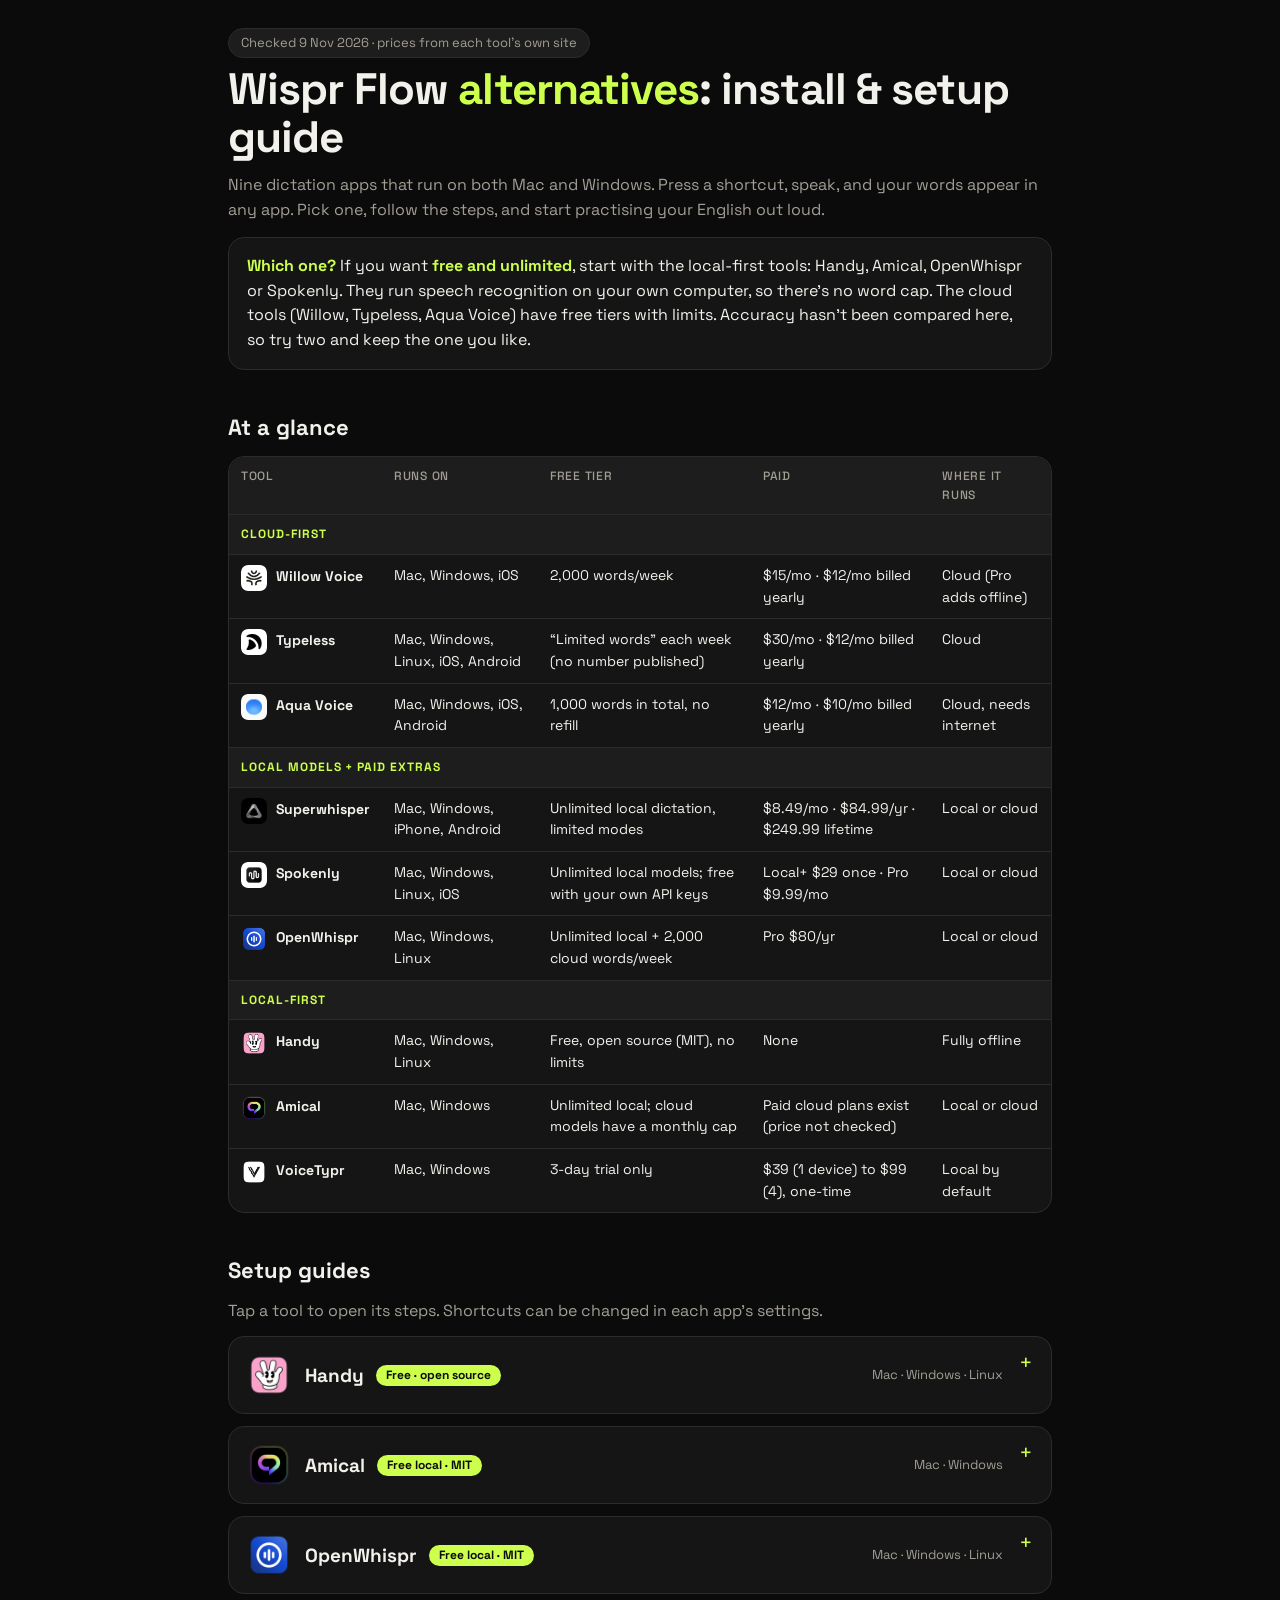
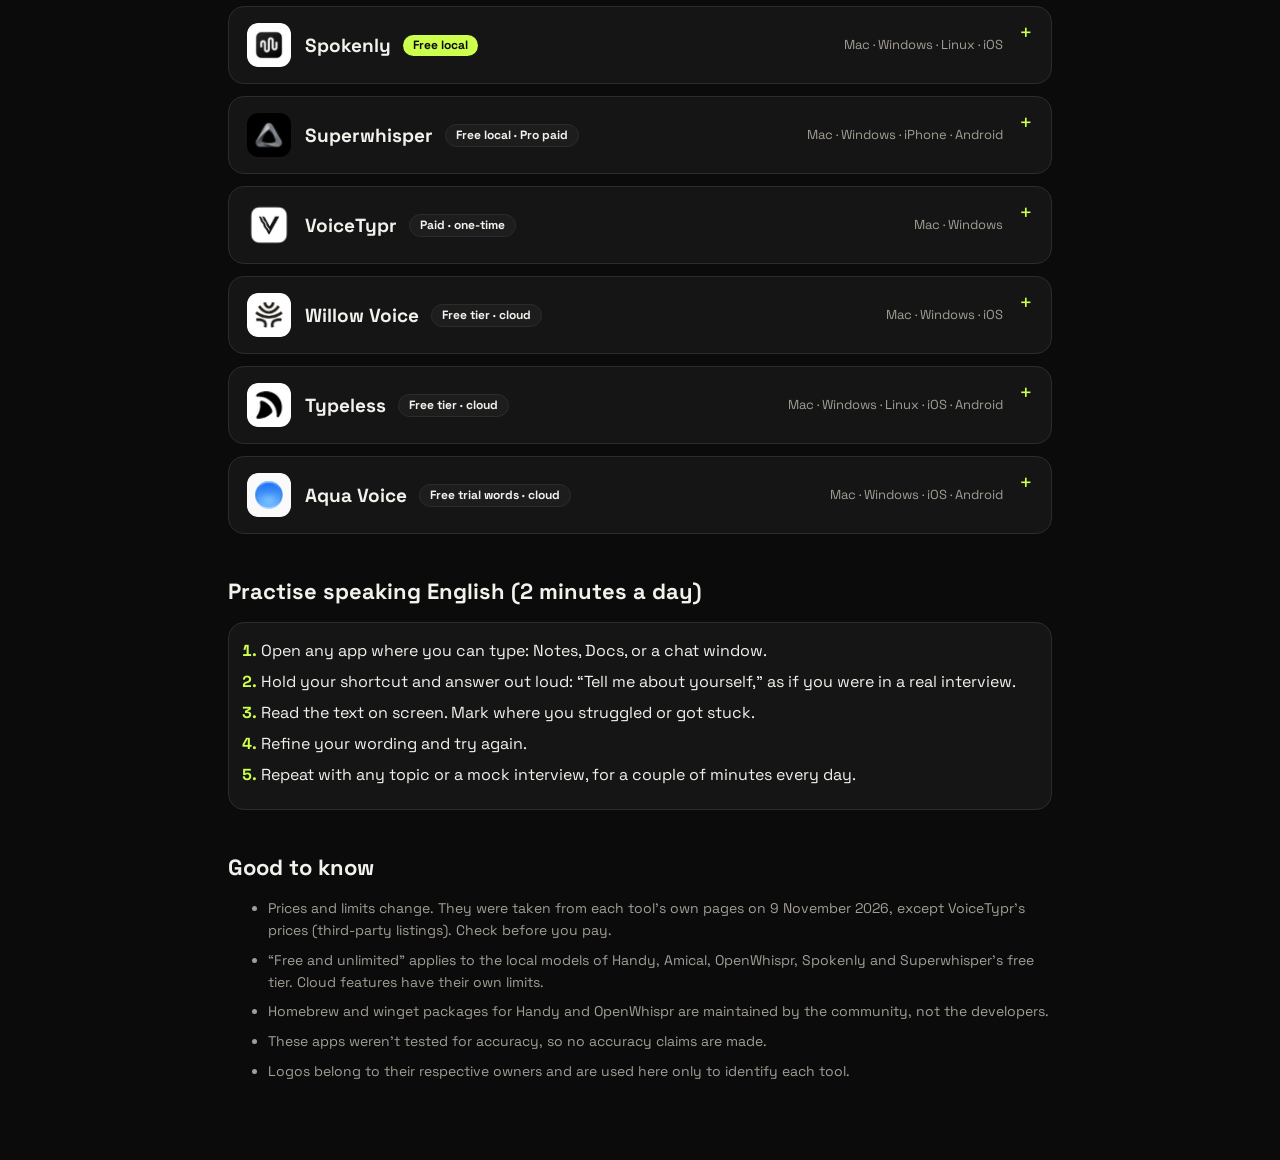
<file: wisprflowAlts.html>
<!DOCTYPE html>
<html lang="en">
<head>
<meta charset="utf-8">
<meta name="viewport" content="width=device-width, initial-scale=1">
<title>Wispr Flow alternatives: install &amp; setup guide (Mac + Windows)</title>
<meta name="description" content="Nine voice-dictation apps that work on Mac and Windows, with free tiers, prices and step-by-step setup, plus a daily speaking-practice routine.">
<link rel="preconnect" href="https://fonts.googleapis.com">
<link href="https://fonts.googleapis.com/css2?family=Space+Grotesk:wght@500;700&display=swap" rel="stylesheet">
<style>
:root{--bg:#0b0b0b;--s1:#151515;--s2:#1d1d1d;--line:#2c2c2c;--tx:#f3f1ec;--mu:#a29e95;--lime:#cdff4d;--ink:#0b0b0b}
*{box-sizing:border-box}
html{color-scheme:dark;-webkit-text-size-adjust:100%}
body{margin:0;background:var(--bg);color:var(--tx);font:16px/1.55 "Space Grotesk",system-ui,-apple-system,"Segoe UI",Roboto,sans-serif;padding:env(safe-area-inset-top) 0 env(safe-area-inset-bottom)}
.w{max-width:860px;margin:0 auto;padding:28px 18px 64px}
h1{font-size:clamp(28px,6.5vw,44px);line-height:1.08;margin:8px 0 12px;letter-spacing:-.02em}
h1 em{font-style:normal;color:var(--lime)}
h2{font-size:22px;margin:40px 0 12px}
h4{margin:0 0 6px;font-size:13px;letter-spacing:.08em;text-transform:uppercase;color:var(--mu)}
a{color:var(--lime)}
.lead{color:var(--mu);margin:0 0 6px}
.pill{display:inline-block;background:var(--s2);border:1px solid var(--line);border-radius:99px;padding:4px 12px;font-size:13px;color:var(--mu)}
.box{background:var(--s1);border:1px solid var(--line);border-radius:16px;padding:16px 18px;margin:14px 0}
.box b{color:var(--lime)}
.scroll{overflow-x:auto;border:1px solid var(--line);border-radius:16px;background:var(--s1)}
table{border-collapse:collapse;width:100%;min-width:640px;font-size:14px}
th,td{text-align:left;padding:10px 12px;border-bottom:1px solid var(--line);vertical-align:top}
th{color:var(--mu);font-weight:500;font-size:12px;text-transform:uppercase;letter-spacing:.06em;background:var(--s2)}
tr.g td{background:var(--s2);color:var(--lime);font-weight:700;font-size:12px;letter-spacing:.08em;text-transform:uppercase}
tr:last-child td{border-bottom:0}
td:first-child{font-weight:700;white-space:nowrap}
details.t{background:var(--s1);border:1px solid var(--line);border-radius:16px;margin:12px 0;overflow:hidden}
details.t[open]{border-color:#3a4a14}
summary{cursor:pointer;list-style:none;padding:16px 18px;display:flex;flex-wrap:wrap;gap:6px 12px;align-items:baseline}
summary::-webkit-details-marker{display:none}
summary b{font-size:19px}
summary .tag{background:var(--lime);color:var(--ink);border-radius:99px;padding:1px 10px;font-size:12px;font-weight:700}
summary .tag.o{background:var(--s2);color:var(--tx);border:1px solid var(--line)}
summary i{font-style:normal;color:var(--mu);font-size:13px;margin-left:auto}
summary::after{content:"+";color:var(--lime);font-size:22px;line-height:1;margin-left:8px}
details[open] summary::after{content:"\2212"}
.in{padding:0 18px 18px}
.in p{margin:0 0 12px;color:var(--mu)}
.cols{display:grid;grid-template-columns:1fr 1fr;gap:14px}
.cols>div{background:var(--bg);border:1px solid var(--line);border-radius:12px;padding:12px 14px}
ol{margin:0;padding-left:20px}
li{margin:0 0 6px}
code{background:var(--s2);border:1px solid var(--line);border-radius:6px;padding:1px 6px;font:13px ui-monospace,Menlo,Consolas,monospace;word-break:break-all}
.meta{font-size:14px;margin:12px 0 0!important;color:var(--tx)!important}
.steps li::marker{color:var(--lime);font-weight:700}
.note{font-size:14px;color:var(--mu)}
.note li{margin-bottom:8px}
@media(max-width:620px){.cols{grid-template-columns:1fr}summary i{margin-left:0;width:100%}}
html{scrollbar-width:none}body::-webkit-scrollbar{display:none}
.box.steps{padding-left:26px}
.box.steps li{margin-left:6px}
.lg{width:44px;height:44px;border-radius:11px;flex:none;display:block;object-fit:cover}
summary{align-items:center}
summary .lg{margin-right:2px}
td:first-child .lg{display:inline-block;width:26px;height:26px;border-radius:7px;vertical-align:middle;margin-right:9px}
@media(max-width:620px){summary .lg{width:40px;height:40px}}
summary{position:relative;padding-right:48px}summary::after{position:absolute;right:18px;top:14px;margin:0}
</style>
</head>
<body>
<div class="w">

<span class="pill">Checked 9 Nov 2026 · prices from each tool’s own site</span>
<h1>Wispr Flow <em>alternatives</em>: install &amp; setup guide</h1>
<p class="lead">Nine dictation apps that run on both Mac and Windows. Press a shortcut, speak, and your words appear in any app. Pick one, follow the steps, and start practising your English out loud.</p>

<div class="box">
<b>Which one?</b> If you want <b>free and unlimited</b>, start with the local-first tools: Handy, Amical, OpenWhispr or Spokenly. They run speech recognition on your own computer, so there’s no word cap. The cloud tools (Willow, Typeless, Aqua Voice) have free tiers with limits. Accuracy hasn’t been compared here, so try two and keep the one you like.
</div>

<h2>At a glance</h2>
<div class="scroll"><table>
<tr><th>Tool</th><th>Runs on</th><th>Free tier</th><th>Paid</th><th>Where it runs</th></tr>
<tr class="g"><td colspan="5">Cloud-first</td></tr>
<tr><td><img class="lg" src="[data-uri]" alt="" width="26" height="26">Willow Voice</td><td>Mac, Windows, iOS</td><td>2,000 words/week</td><td>$15/mo · $12/mo billed yearly</td><td>Cloud (Pro adds offline)</td></tr>
<tr><td><img class="lg" src="[data-uri]" alt="" width="26" height="26">Typeless</td><td>Mac, Windows, Linux, iOS, Android</td><td>“Limited words” each week (no number published)</td><td>$30/mo · $12/mo billed yearly</td><td>Cloud</td></tr>
<tr><td><img class="lg" src="[data-uri]" alt="" width="26" height="26">Aqua Voice</td><td>Mac, Windows, iOS, Android</td><td>1,000 words in total, no refill</td><td>$12/mo · $10/mo billed yearly</td><td>Cloud, needs internet</td></tr>
<tr class="g"><td colspan="5">Local models + paid extras</td></tr>
<tr><td><img class="lg" src="[data-uri]" alt="" width="26" height="26">Superwhisper</td><td>Mac, Windows, iPhone, Android</td><td>Unlimited local dictation, limited modes</td><td>$8.49/mo · $84.99/yr · $249.99 lifetime</td><td>Local or cloud</td></tr>
<tr><td><img class="lg" src="[data-uri]" alt="" width="26" height="26">Spokenly</td><td>Mac, Windows, Linux, iOS</td><td>Unlimited local models; free with your own API keys</td><td>Local+ $29 once · Pro $9.99/mo</td><td>Local or cloud</td></tr>
<tr><td><img class="lg" src="[data-uri]" alt="" width="26" height="26">OpenWhispr</td><td>Mac, Windows, Linux</td><td>Unlimited local + 2,000 cloud words/week</td><td>Pro $80/yr</td><td>Local or cloud</td></tr>
<tr class="g"><td colspan="5">Local-first</td></tr>
<tr><td><img class="lg" src="[data-uri]" alt="" width="26" height="26">Handy</td><td>Mac, Windows, Linux</td><td>Free, open source (MIT), no limits</td><td>None</td><td>Fully offline</td></tr>
<tr><td><img class="lg" src="[data-uri]" alt="" width="26" height="26">Amical</td><td>Mac, Windows</td><td>Unlimited local; cloud models have a monthly cap</td><td>Paid cloud plans exist (price not checked)</td><td>Local or cloud</td></tr>
<tr><td><img class="lg" src="[data-uri]" alt="" width="26" height="26">VoiceTypr</td><td>Mac, Windows</td><td>3-day trial only</td><td>$39 (1 device) to $99 (4), one-time</td><td>Local by default</td></tr>
</table></div>

<h2>Setup guides</h2>
<p class="lead">Tap a tool to open its steps. Shortcuts can be changed in each app’s settings.</p>

<details class="t" id="handy"><summary><img class="lg" src="[data-uri]" alt="" width="44" height="44"><b>Handy</b><span class="tag">Free · open source</span><i>Mac · Windows · Linux</i></summary><div class="in">
<p>Press a shortcut, speak, and the text appears in any field. Everything runs offline on your computer.</p>
<div class="cols">
<div><h4>Mac</h4><ol class="steps"><li>Download from <a href="https://handy.computer">handy.computer</a> or GitHub Releases, then drag it to Applications. Or run <code>brew install --cask handy</code>.</li><li>Open Handy and allow Microphone and Accessibility.</li><li>Set your shortcut in Settings: hold to record, or tap to toggle.</li><li>Click in any text field, press the shortcut and speak.</li></ol></div>
<div><h4>Windows</h4><ol class="steps"><li>Download the installer from <a href="https://github.com/cjpais/Handy/releases">GitHub Releases</a>, or run <code>winget install cjpais.Handy</code>.</li><li>Open Handy and allow the microphone.</li><li>Set your shortcut in Settings.</li><li>Click in any text field, press the shortcut and speak.</li></ol></div>
</div>
<p class="meta">Models: Whisper (Small to Large) or Parakeet V3 (runs on the CPU). Homebrew and winget packages are community-maintained. <a href="https://handy.computer">Official site</a></p>
</div></details>

<details class="t" id="amical"><summary><img class="lg" src="[data-uri]" alt="" width="44" height="44"><b>Amical</b><span class="tag">Free local · MIT</span><i>Mac · Windows</i></summary><div class="in">
<p>Local-first dictation with a floating widget and custom hotkeys. Works offline.</p>
<div class="cols">
<div><h4>Mac</h4><ol class="steps"><li>Run <code>brew install --cask amical</code>, or download from <a href="https://amical.ai/docs/quick-start">amical.ai</a>.</li><li>Open it. First-run setup downloads a local model and asks for microphone and system permissions.</li><li>Set your hotkey, click in any text field and speak.</li></ol></div>
<div><h4>Windows</h4><ol class="steps"><li>Download the Windows installer from the <a href="https://github.com/amicalhq/amical/releases/latest">latest release</a>.</li><li>Open it. First-run setup downloads a local model and asks for permissions.</li><li>Set your hotkey, click in any text field and speak.</li></ol></div>
</div>
<p class="meta">Local dictation is unlimited. Its billing docs describe monthly caps on cloud models and paid plans.</p>
</div></details>

<details class="t" id="openwhispr"><summary><img class="lg" src="[data-uri]" alt="" width="44" height="44"><b>OpenWhispr</b><span class="tag">Free local · MIT</span><i>Mac · Windows · Linux</i></summary><div class="in">
<p>Dictate into any app with a global hotkey, using local or cloud models.</p>
<div class="cols">
<div><h4>Mac</h4><ol class="steps"><li>Download the <code>.dmg</code> from <a href="https://github.com/OpenWhispr/openwhispr/releases/latest">Releases</a>, or run <code>brew install --cask openwhispr</code> (community-maintained).</li><li>Install and open it, then pick a local model. Its docs recommend Orukeet; Whisper and Parakeet also work offline.</li><li>Allow the permissions it asks for (Microphone is required).</li><li>Press your hotkey and speak.</li></ol></div>
<div><h4>Windows</h4><ol class="steps"><li>Download the <code>.exe</code> from <a href="https://github.com/OpenWhispr/openwhispr/releases/latest">Releases</a>.</li><li>Install and open it, then pick a local model.</li><li>Allow microphone access.</li><li>Press your hotkey and speak.</li></ol></div>
</div>
<p class="meta">Free: unlimited local models plus 2,000 cloud words a week. Pro: $80/yr. <a href="https://docs.openwhispr.com/quickstart">Quickstart docs</a></p>
</div></details>

<details class="t" id="spokenly"><summary><img class="lg" src="[data-uri]" alt="" width="44" height="44"><b>Spokenly</b><span class="tag">Free local</span><i>Mac · Windows · Linux · iOS</i></summary><div class="in">
<p>Local Whisper and Parakeet models with no word cap, or plug in your own API key.</p>
<div class="cols">
<div><h4>Mac</h4><ol class="steps"><li>Download from <a href="https://spokenly.app">spokenly.app</a>. No account is needed to start.</li><li>Download a local model, or add your own API key for a cloud model.</li><li>Set a global shortcut, click in any text field and speak.</li></ol></div>
<div><h4>Windows</h4><ol class="steps"><li>Open <a href="https://spokenly.app/windows">spokenly.app/windows</a> and install from the Microsoft Store (a direct installer is offered if the Store is blocked).</li><li>Download a local model (Parakeet V3 is its suggested start) or add your own API key.</li><li>Default shortcut is <code>Ctrl+Win</code>. Click in any text field and speak.</li></ol></div>
</div>
<p class="meta">Free: local models, no limit. Local+ $29 one-time. Pro $9.99/mo. Needs Windows 10 (1809+) or 11, 64-bit.</p>
</div></details>

<details class="t" id="superwhisper"><summary><img class="lg" src="[data-uri]" alt="" width="44" height="44"><b>Superwhisper</b><span class="tag o">Free local · Pro paid</span><i>Mac · Windows · iPhone · Android</i></summary><div class="in">
<p>Fast dictation with “modes” that shape the text into messages, emails or notes.</p>
<div class="cols">
<div><h4>Mac</h4><ol class="steps"><li>Download from <a href="https://superwhisper.com">superwhisper.com</a>, open the file and drag it to Applications.</li><li>Allow Microphone and Accessibility.</li><li>In the wizard choose your language, model (cloud or local) and microphone. The defaults work.</li><li>Default shortcut is <code>Option+Space</code>: press to start, press again to stop.</li></ol></div>
<div><h4>Windows</h4><ol class="steps"><li>Download the installer from <a href="https://superwhisper.com/windows">superwhisper.com/windows</a> and run it. It starts automatically and lives in the system tray.</li><li>Allow microphone access.</li><li>Set your shortcut in Settings, click in any text field and speak.</li></ol></div>
</div>
<p class="meta">Free: unlimited local dictation. Pro: $8.49/mo, $84.99/yr or $249.99 lifetime. One license covers Mac, Windows, iPhone and Android.</p>
</div></details>

<details class="t" id="voicetypr"><summary><img class="lg" src="[data-uri]" alt="" width="44" height="44"><b>VoiceTypr</b><span class="tag o">Paid · one-time</span><i>Mac · Windows</i></summary><div class="in">
<p>Open source (AGPL), offline-first. After a short trial you buy a lifetime license, with no subscription.</p>
<div class="cols">
<div><h4>Mac (macOS 14+)</h4><ol class="steps"><li>Download from <a href="https://voicetypr.com/download">voicetypr.com/download</a> or GitHub Releases.</li><li>Open the app, allow Microphone and Accessibility, and download a transcription model.</li><li>Set the recording shortcut in General settings, click in a text field, press it and speak.</li></ol></div>
<div><h4>Windows (10 build 19041+ / 11)</h4><ol class="steps"><li>Use the <a href="https://voicetypr.com/download">direct installer</a> or the Microsoft Store listing.</li><li>Open the app and download a transcription model.</li><li>Set the shortcut in General settings, click in a text field, press it and speak.</li></ol></div>
</div>
<p class="meta">Trial is 3 days. Prices of $39 to $99 come from third-party listings, so confirm on the site.</p>
</div></details>

<details class="t" id="willow"><summary><img class="lg" src="[data-uri]" alt="" width="44" height="44"><b>Willow Voice</b><span class="tag o">Free tier · cloud</span><i>Mac · Windows · iOS</i></summary><div class="in">
<p>Cloud dictation that types into any app. Android is listed as coming soon.</p>
<div class="cols">
<div><h4>Mac</h4><ol class="steps"><li>Download from <a href="https://willowvoice.com/download">willowvoice.com/download</a>, open the file and drag Willow to Applications.</li><li>Open it. Onboarding asks for Microphone and Accessibility.</li><li>Hold <code>fn</code> and speak. You can add up to four custom hotkeys in Settings.</li></ol></div>
<div><h4>Windows</h4><ol class="steps"><li>Download from <a href="https://willowvoice.com/download">willowvoice.com/download</a> and run the installer.</li><li>Open it and allow the permissions it asks for.</li><li>Check your hotkey in Settings first, because Willow’s own pages list different Windows defaults (<code>Win+Left Shift</code> and <code>Alt+Space</code>).</li></ol></div>
</div>
<p class="meta">Free: 2,000 words a week. Individual: $15/mo or $12/mo billed yearly. Pro adds offline dictation.</p>
</div></details>

<details class="t" id="typeless"><summary><img class="lg" src="[data-uri]" alt="" width="44" height="44"><b>Typeless</b><span class="tag o">Free tier · cloud</span><i>Mac · Windows · Linux · iOS · Android</i></summary><div class="in">
<p>AI voice keyboard that cleans up what you say. Its pricing page lists zero cloud data retention.</p>
<div class="cols">
<div><h4>Mac</h4><ol class="steps"><li>Go to <a href="https://www.typeless.com">typeless.com</a> and click Download for macOS.</li><li>Allow Accessibility (so it can paste text) and Microphone.</li><li>Click in a text field, press <code>Fn</code> and speak. Listen for the sound or watch the white bars move.</li></ol></div>
<div><h4>Windows</h4><ol class="steps"><li>Download the Windows app from <a href="https://www.typeless.com">typeless.com</a>.</li><li>Allow microphone access when asked.</li><li>Default shortcut is <code>Right Alt</code>. Click in a text field, press it and speak.</li></ol></div>
</div>
<p class="meta">Free: a limited number of words each week (it doesn’t publish the number). Pro: $30/mo or $12/mo billed yearly. <a href="https://www.typeless.com/pricing">Pricing</a></p>
</div></details>

<details class="t" id="aqua"><summary><img class="lg" src="[data-uri]" alt="" width="44" height="44"><b>Aqua Voice</b><span class="tag o">Free trial words · cloud</span><i>Mac · Windows · iOS · Android</i></summary><div class="in">
<p>Hold a key, talk, let go. It needs an account and an internet connection.</p>
<div class="cols">
<div><h4>Mac</h4><ol class="steps"><li>Download from <a href="https://aquavoice.com/mac">aquavoice.com/mac</a> (one download for Apple silicon and Intel). Drag it to Applications.</li><li>Allow Microphone and Accessibility, and sign in.</li><li>Hold <code>Fn</code> (the Mac default), talk, release.</li></ol></div>
<div><h4>Windows</h4><ol class="steps"><li>Download the installer from <a href="https://aquavoice.com/windows">aquavoice.com/windows</a> and run it.</li><li>Allow microphone access and sign in.</li><li>Pick your hold-to-talk key in Settings, then hold it, talk and release.</li></ol></div>
</div>
<p class="meta">Free: 1,000 words in total, no weekly refill. Pro: $12/mo or $10/mo billed yearly.</p>
</div></details>

<h2>Practise speaking English (2 minutes a day)</h2>
<ol class="box steps">
<li>Open any app where you can type: Notes, Docs, or a chat window.</li>
<li>Hold your shortcut and answer out loud: “Tell me about yourself,” as if you were in a real interview.</li>
<li>Read the text on screen. Mark where you struggled or got stuck.</li>
<li>Refine your wording and try again.</li>
<li>Repeat with any topic or a mock interview, for a couple of minutes every day.</li>
</ol>

<h2>Good to know</h2>
<ul class="note">
<li>Prices and limits change. They were taken from each tool’s own pages on 9 November 2026, except VoiceTypr’s prices (third-party listings). Check before you pay.</li>
<li>“Free and unlimited” applies to the local models of Handy, Amical, OpenWhispr, Spokenly and Superwhisper’s free tier. Cloud features have their own limits.</li>
<li>Homebrew and winget packages for Handy and OpenWhispr are maintained by the community, not the developers.</li>
<li>These apps weren’t tested for accuracy, so no accuracy claims are made.</li>
<li>Logos belong to their respective owners and are used here only to identify each tool.</li>
</ul>

</div>
</body>
</html>
</file>
